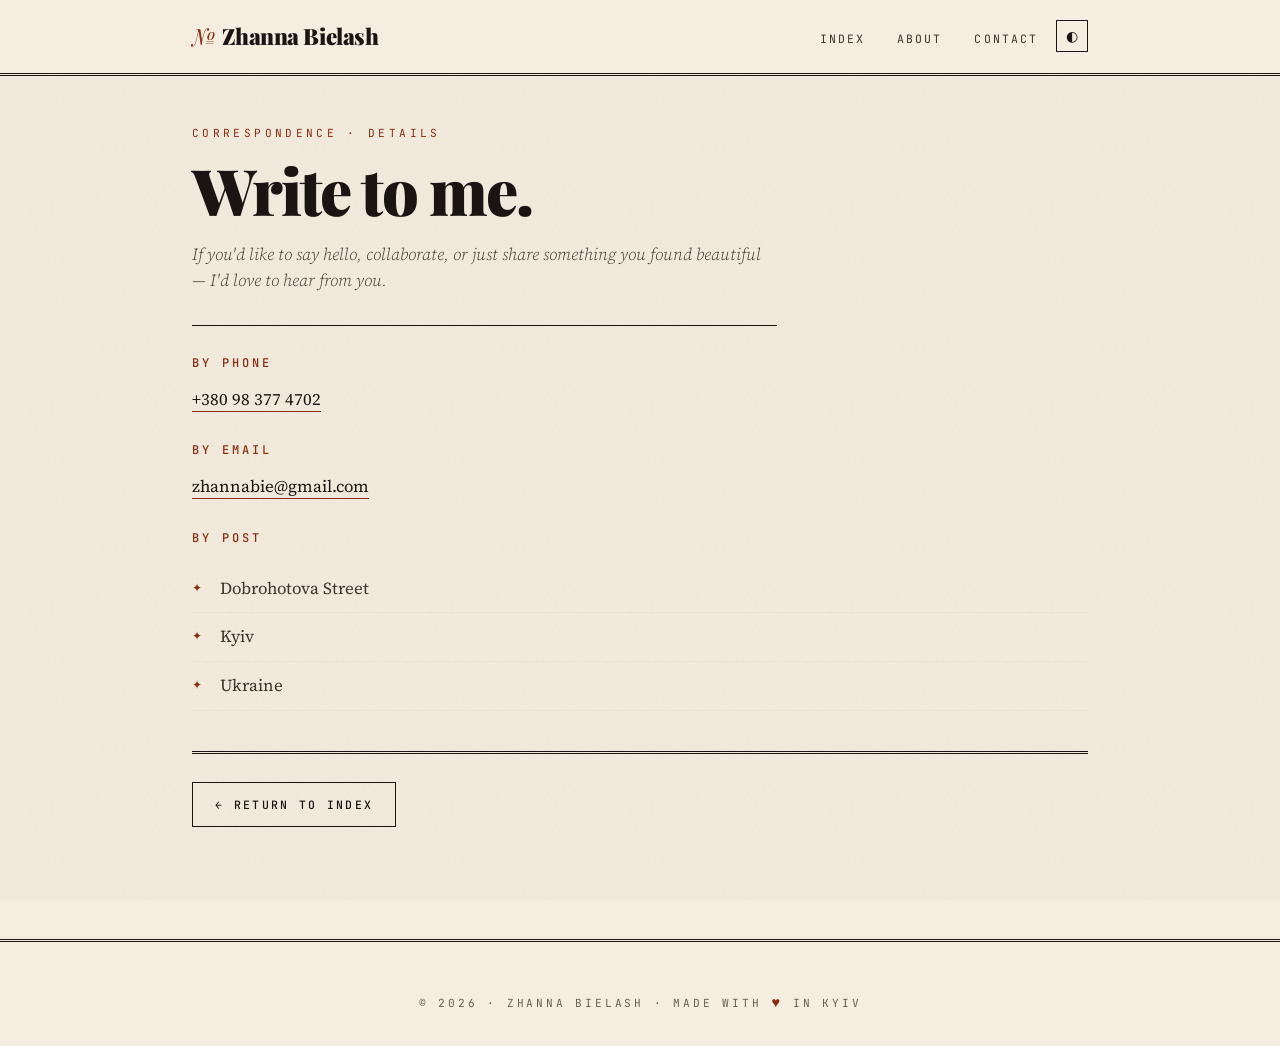
<file: public/contact.html>
<!DOCTYPE html>
<html lang="en" data-theme="light">
<head>
  <meta charset="UTF-8">
  <meta name="viewport" content="width=device-width, initial-scale=1.0">
  <title>Contact — Zhanna Bielash</title>
  <meta name="description" content="Write to me. By phone, email, or post — from Kyiv, Ukraine.">
  <link rel="icon" type="image/svg+xml" href="../assets/favicon.svg">
  <meta property="og:type" content="article">
  <meta property="og:title" content="Contact — Zhanna Bielash">
  <meta property="og:description" content="Write to me.">
  <meta property="og:image" content="https://htmlportfolio-gamma.vercel.app/assets/og-image.png">
  <meta name="twitter:card" content="summary_large_image">
  <link rel="stylesheet" href="../assets/css/style.css">
</head>
<body>
  <nav class="nav">
    <div class="nav-inner">
      <a href="../index.html" class="nav-brand">Zhanna Bielash</a>
      <ul class="nav-links">
        <li><a href="../index.html">Index</a></li>
        <li><a href="./about.html">About</a></li>
        <li><a href="./contact.html">Contact</a></li>
        <li><button type="button" class="theme-toggle" data-theme-toggle aria-label="Toggle theme">◐</button></li>
      </ul>
    </div>
  </nav>

  <main class="container">
    <article class="page reveal">
      <span class="page-kicker">Correspondence · Details</span>
      <h1>Write to me.</h1>
      <p class="page-deck">If you'd like to say hello, collaborate, or just share something you found beautiful — I'd love to hear from you.</p>

      <h3>By Phone</h3>
      <p><a href="tel:+380983774702">+380 98 377 4702</a></p>

      <h3>By Email</h3>
      <p><a href="mailto:zhannabie@gmail.com">zhannabie@gmail.com</a></p>

      <h3>By Post</h3>
      <ul>
        <li>Dobrohotova Street</li>
        <li>Kyiv</li>
        <li>Ukraine</li>
      </ul>

      <hr>
      <a href="../index.html" class="btn btn-ghost">← Return to Index</a>
    </article>
  </main>

  <footer class="footer">© 2026 · Zhanna Bielash · Made with <span class="heart">♥</span> in Kyiv</footer>
  <script src="../assets/js/main.js"></script>
</body>
</html>
</file>
<file: assets/css/style.css>
@import url('https://fonts.googleapis.com/css2?family=Playfair+Display:ital,wght@0,400;0,700;0,900;1,400&family=Source+Serif+4:ital,wght@0,300;0,400;0,600;1,300;1,400&family=JetBrains+Mono:wght@400;500&display=swap');

:root {
  --paper: #f4ede0;
  --paper-deep: #ece2cf;
  --ink: #1a1512;
  --ink-soft: #3d342d;
  --ink-muted: #6b5d52;
  --rule: #1a1512;
  --accent: #8b2c0f;
  --accent-soft: #c77a3a;
  --highlight: #f8e9c4;

  --font-display: 'Playfair Display', Georgia, serif;
  --font-body: 'Source Serif 4', 'Iowan Old Style', Georgia, serif;
  --font-mono: 'JetBrains Mono', ui-monospace, monospace;
}

[data-theme="dark"] {
  --paper: #141110;
  --paper-deep: #0e0c0b;
  --ink: #f0e6d5;
  --ink-soft: #d4c6b0;
  --ink-muted: #8a7d6f;
  --rule: #f0e6d5;
  --accent: #e8a765;
  --highlight: #3a2f1e;
}

* { box-sizing: border-box; margin: 0; padding: 0; }

html { scroll-behavior: smooth; }

body {
  font-family: var(--font-body);
  background: var(--paper);
  color: var(--ink);
  line-height: 1.65;
  font-size: 18px;
  font-weight: 400;
  min-height: 100vh;
  -webkit-font-smoothing: antialiased;
  position: relative;
}

/* paper grain */
body::before {
  content: "";
  position: fixed;
  inset: 0;
  pointer-events: none;
  z-index: 1;
  opacity: 0.4;
  background-image: url("data:image/svg+xml;utf8,<svg xmlns='http://www.w3.org/2000/svg' width='200' height='200'><filter id='n'><feTurbulence type='fractalNoise' baseFrequency='0.9' numOctaves='2'/><feColorMatrix values='0 0 0 0 0.1 0 0 0 0 0.08 0 0 0 0 0.05 0 0 0 0.12 0'/></filter><rect width='100%25' height='100%25' filter='url(%23n)'/></svg>");
  mix-blend-mode: multiply;
}

[data-theme="dark"] body::before { mix-blend-mode: screen; opacity: 0.25; }

.container {
  max-width: 960px;
  margin: 0 auto;
  padding: 24px 32px 80px;
  position: relative;
  z-index: 2;
}

/* MASTHEAD */
.nav {
  border-bottom: 3px double var(--rule);
  background: var(--paper);
  position: relative;
  z-index: 10;
}
.nav-inner {
  max-width: 960px;
  margin: 0 auto;
  padding: 18px 32px;
  display: flex;
  align-items: center;
  justify-content: space-between;
  gap: 24px;
}
.nav-brand {
  font-family: var(--font-display);
  font-weight: 900;
  font-size: 1.4rem;
  letter-spacing: -0.02em;
  color: var(--ink);
  text-decoration: none;
}
.nav-brand::before {
  content: "№";
  font-weight: 400;
  font-style: italic;
  margin-right: 6px;
  color: var(--accent);
}
.nav-links {
  display: flex;
  gap: 4px;
  align-items: center;
  list-style: none;
}
.nav-links a {
  padding: 6px 14px;
  color: var(--ink-soft);
  text-decoration: none;
  font-family: var(--font-mono);
  font-size: 0.72rem;
  text-transform: uppercase;
  letter-spacing: 0.18em;
  border-bottom: 1px solid transparent;
  transition: border-color 200ms, color 200ms;
}
.nav-links a:hover {
  color: var(--ink);
  border-bottom-color: var(--accent);
}
.theme-toggle {
  background: transparent;
  border: 1px solid var(--rule);
  color: var(--ink);
  width: 32px;
  height: 32px;
  border-radius: 0;
  cursor: pointer;
  font-size: 0.85rem;
  transition: background 200ms;
}
.theme-toggle:hover { background: var(--ink); color: var(--paper); }

/* HERO — editorial masthead */
.hero {
  padding: 64px 0 40px;
  border-bottom: 1px solid var(--rule);
  margin-bottom: 48px;
}
.hero .eyebrow {
  display: block;
  font-family: var(--font-mono);
  font-size: 0.72rem;
  letter-spacing: 0.3em;
  text-transform: uppercase;
  color: var(--accent);
  margin-bottom: 20px;
}
.hero .eyebrow::before,
.hero .eyebrow::after {
  content: "—";
  margin: 0 10px;
  color: var(--ink-muted);
}
.hero h1 {
  font-family: var(--font-display);
  font-weight: 900;
  font-size: clamp(3rem, 10vw, 6.5rem);
  line-height: 0.95;
  letter-spacing: -0.04em;
  color: var(--ink);
  margin-bottom: 28px;
}
.hero h1 em {
  font-weight: 400;
  font-style: italic;
  color: var(--accent);
}
.hero h2 {
  font-family: var(--font-body);
  font-style: italic;
  font-weight: 300;
  font-size: clamp(1.1rem, 2.2vw, 1.4rem);
  line-height: 1.5;
  color: var(--ink-soft);
  max-width: 520px;
}
.hero-meta {
  display: flex;
  gap: 24px;
  margin-top: 36px;
  font-family: var(--font-mono);
  font-size: 0.7rem;
  text-transform: uppercase;
  letter-spacing: 0.2em;
  color: var(--ink-muted);
}
.hero-meta span::before {
  content: "";
  display: inline-block;
  width: 6px;
  height: 6px;
  background: var(--accent);
  margin-right: 8px;
  vertical-align: middle;
}

/* SECTION */
.section { padding: 32px 0; }
.section-title {
  font-family: var(--font-mono);
  font-size: 0.75rem;
  font-weight: 500;
  letter-spacing: 0.3em;
  text-transform: uppercase;
  color: var(--accent);
  margin-bottom: 32px;
  padding-bottom: 12px;
  border-bottom: 1px solid var(--rule);
  display: flex;
  align-items: baseline;
  justify-content: space-between;
}
.section-title::after {
  content: attr(data-num);
  font-family: var(--font-display);
  font-style: italic;
  font-weight: 400;
  font-size: 1.1rem;
  color: var(--ink-muted);
  letter-spacing: 0;
  text-transform: none;
}

/* PROJECT GRID — editorial asymmetric */
.grid {
  display: grid;
  grid-template-columns: 1fr 1fr;
  gap: 48px 40px;
}
.grid .card:nth-child(odd) { margin-top: 32px; }

.card {
  text-decoration: none;
  color: inherit;
  display: block;
  transition: transform 400ms cubic-bezier(0.25, 0.46, 0.45, 0.94);
}
.card:hover { transform: translateY(-4px); }

.card-media {
  aspect-ratio: 4 / 3;
  overflow: hidden;
  background: var(--paper-deep);
  margin-bottom: 18px;
  border: 1px solid var(--rule);
  filter: grayscale(0.2) contrast(1.05);
  transition: filter 500ms;
}
.card-media img {
  width: 100%;
  height: 100%;
  object-fit: cover;
  transition: transform 700ms cubic-bezier(0.25, 0.46, 0.45, 0.94);
}
.card:hover .card-media { filter: grayscale(0) contrast(1); }
.card:hover .card-media img { transform: scale(1.04); }

.card-kicker {
  font-family: var(--font-mono);
  font-size: 0.65rem;
  letter-spacing: 0.25em;
  text-transform: uppercase;
  color: var(--accent);
  margin-bottom: 8px;
}
.card-title {
  font-family: var(--font-display);
  font-size: 1.75rem;
  font-weight: 700;
  line-height: 1.1;
  letter-spacing: -0.02em;
  color: var(--ink);
  margin-bottom: 10px;
}
.card-desc {
  color: var(--ink-soft);
  font-size: 1rem;
  line-height: 1.55;
}
.card-read {
  margin-top: 12px;
  font-family: var(--font-mono);
  font-size: 0.7rem;
  letter-spacing: 0.2em;
  text-transform: uppercase;
  color: var(--ink);
  border-bottom: 1px solid var(--ink);
  padding-bottom: 2px;
  display: inline-block;
}

/* ARTICLE PAGE */
.page {
  padding-top: 24px;
}
.page h1 {
  font-family: var(--font-display);
  font-weight: 900;
  font-size: clamp(2.25rem, 6vw, 4rem);
  line-height: 1;
  letter-spacing: -0.03em;
  margin-bottom: 20px;
  color: var(--ink);
}
.page-kicker {
  font-family: var(--font-mono);
  font-size: 0.7rem;
  letter-spacing: 0.3em;
  text-transform: uppercase;
  color: var(--accent);
  margin-bottom: 16px;
  display: block;
}
.page-deck {
  font-family: var(--font-body);
  font-style: italic;
  font-weight: 300;
  font-size: 1.25rem;
  line-height: 1.5;
  color: var(--ink-soft);
  max-width: 620px;
  margin-bottom: 40px;
  padding-bottom: 32px;
  border-bottom: 1px solid var(--rule);
}
.page h2 {
  font-family: var(--font-display);
  font-weight: 700;
  font-size: 1.6rem;
  letter-spacing: -0.01em;
  margin: 36px 0 16px;
  color: var(--ink);
}
.page h3 {
  font-family: var(--font-mono);
  font-size: 0.75rem;
  font-weight: 500;
  letter-spacing: 0.25em;
  text-transform: uppercase;
  color: var(--accent);
  margin: 28px 0 12px;
}
.page p {
  color: var(--ink-soft);
  margin-bottom: 18px;
  max-width: 65ch;
  font-size: 1.05rem;
}
.page p b, .page p strong { color: var(--ink); font-weight: 600; }
.page p a {
  color: var(--ink);
  text-decoration: none;
  background-image: linear-gradient(var(--accent), var(--accent));
  background-size: 100% 1px;
  background-repeat: no-repeat;
  background-position: 0 100%;
  padding-bottom: 1px;
  transition: background-size 300ms;
}
.page p a:hover { background-size: 100% 100%; color: var(--paper); padding: 0 2px 1px; }

/* drop cap on first paragraph */
.page .lede::first-letter {
  font-family: var(--font-display);
  font-weight: 900;
  font-size: 5.2rem;
  line-height: 0.85;
  float: left;
  margin: 6px 14px 0 0;
  color: var(--accent);
}

.page ul { list-style: none; padding: 0; margin: 16px 0 24px; }
.page ul li {
  padding: 10px 0 10px 28px;
  border-bottom: 1px solid var(--paper-deep);
  color: var(--ink-soft);
  font-size: 1.05rem;
  position: relative;
}
.page ul li::before {
  content: "✦";
  position: absolute;
  left: 0;
  color: var(--accent);
  font-size: 0.75rem;
  top: 14px;
}

.page hr {
  border: none;
  height: 0;
  border-top: 3px double var(--rule);
  margin: 40px 0 28px;
}

/* pull quote */
.pullquote {
  font-family: var(--font-display);
  font-style: italic;
  font-weight: 400;
  font-size: 1.65rem;
  line-height: 1.3;
  color: var(--ink);
  padding: 24px 0 24px 32px;
  margin: 36px 0;
  border-left: 3px solid var(--accent);
  max-width: 620px;
}

/* AVATAR editorial frame */
.avatar {
  width: 220px;
  height: 280px;
  object-fit: cover;
  border: 1px solid var(--rule);
  padding: 10px;
  background: var(--paper-deep);
  float: right;
  margin: 0 0 20px 32px;
  filter: grayscale(0.3) sepia(0.15);
  transition: filter 500ms;
}
.avatar:hover { filter: none; }
.avatar-caption {
  font-family: var(--font-mono);
  font-size: 0.65rem;
  letter-spacing: 0.2em;
  text-transform: uppercase;
  color: var(--ink-muted);
  display: block;
  text-align: center;
  margin-top: -16px;
  margin-bottom: 24px;
  float: right;
  width: 240px;
  margin-left: 32px;
}

/* poster (movies) */
.poster {
  width: 130px;
  float: left;
  margin: 6px 24px 8px 0;
  border: 1px solid var(--rule);
  padding: 6px;
  background: var(--paper-deep);
  filter: grayscale(0.15);
  transition: filter 400ms, transform 400ms;
}
.poster:hover { filter: none; transform: rotate(-1deg); }
.poster-lg { width: 200px; }

.movie-item {
  overflow: hidden;
  padding: 28px 0;
  border-bottom: 1px solid var(--paper-deep);
  position: relative;
}
.movie-item:last-child { border-bottom: none; }
.movie-item::before {
  content: counter(movie, decimal-leading-zero);
  position: absolute;
  right: 0;
  top: 28px;
  font-family: var(--font-display);
  font-style: italic;
  font-size: 3rem;
  color: var(--paper-deep);
  z-index: 0;
}
.page { counter-reset: movie; }
.movie-item { counter-increment: movie; }
.movie-item h3 {
  font-family: var(--font-display);
  text-transform: none;
  letter-spacing: -0.01em;
  font-size: 1.5rem;
  color: var(--ink);
  font-weight: 700;
  margin: 0 0 8px;
  position: relative;
  z-index: 1;
}
.movie-item h3 em {
  font-family: var(--font-mono);
  font-style: normal;
  font-size: 0.7rem;
  letter-spacing: 0.2em;
  color: var(--ink-muted);
  margin-left: 10px;
  vertical-align: middle;
}

/* NOW SECTION */
.now-date {
  font-family: var(--font-mono);
  font-size: 0.7rem;
  letter-spacing: 0.2em;
  text-transform: uppercase;
  color: var(--ink-muted);
  margin-bottom: 20px;
}
.now-list { margin: 0 0 24px; }
.now-list li {
  padding: 12px 0 12px 0;
  border-bottom: 1px dotted var(--ink-muted);
  display: grid;
  grid-template-columns: 140px 1fr;
  gap: 16px;
  align-items: baseline;
}
.now-list li::before { display: none; }
.now-label {
  font-family: var(--font-mono);
  font-size: 0.7rem;
  letter-spacing: 0.22em;
  text-transform: uppercase;
  color: var(--accent);
}

/* BUTTONS */
.btn {
  display: inline-flex;
  align-items: center;
  gap: 10px;
  padding: 12px 22px;
  background: var(--ink);
  color: var(--paper);
  text-decoration: none;
  font-family: var(--font-mono);
  font-size: 0.72rem;
  font-weight: 500;
  letter-spacing: 0.2em;
  text-transform: uppercase;
  border: 1px solid var(--ink);
  cursor: pointer;
  transition: background 200ms, color 200ms;
}
.btn:hover { background: var(--accent); border-color: var(--accent); color: var(--paper); }
.btn-ghost {
  background: transparent;
  color: var(--ink);
}
.btn-ghost:hover { background: var(--ink); color: var(--paper); border-color: var(--ink); }

.cta-center {
  display: flex;
  gap: 16px;
  justify-content: center;
  flex-wrap: wrap;
  padding-top: 40px;
  border-top: 1px solid var(--rule);
  margin-top: 40px;
}

/* FOOTER */
.footer {
  text-align: center;
  padding: 48px 24px 32px;
  color: var(--ink-muted);
  font-family: var(--font-mono);
  font-size: 0.7rem;
  letter-spacing: 0.25em;
  text-transform: uppercase;
  border-top: 3px double var(--rule);
  margin-top: 32px;
  position: relative;
  z-index: 2;
}
.footer .heart { color: var(--accent); font-size: 0.9rem; }

/* REVEAL */
.reveal {
  opacity: 0;
  transform: translateY(20px);
  transition: opacity 900ms ease, transform 900ms cubic-bezier(0.25, 0.46, 0.45, 0.94);
}
.reveal.is-visible { opacity: 1; transform: translateY(0); }

@media (prefers-reduced-motion: reduce) {
  *, *::before, *::after { animation: none !important; transition: none !important; }
  .reveal { opacity: 1; transform: none; }
}

@media (max-width: 720px) {
  body { font-size: 17px; }
  .container { padding: 16px 20px 60px; }
  .nav-inner { padding: 14px 20px; flex-wrap: wrap; }
  .nav-links { gap: 0; flex-wrap: wrap; }
  .nav-links a { padding: 6px 10px; font-size: 0.65rem; }
  .grid { grid-template-columns: 1fr; gap: 40px; }
  .grid .card:nth-child(odd) { margin-top: 0; }
  .hero { padding: 40px 0 32px; }
  .hero-meta { flex-direction: column; gap: 8px; }
  .avatar, .avatar-caption { float: none; display: block; margin: 0 auto 20px; }
  .poster { float: none; display: block; margin: 0 auto 16px; }
  .movie-item { text-align: center; }
  .movie-item::before { display: none; }
  .page .lede::first-letter { font-size: 4rem; }
  .now-list li { grid-template-columns: 1fr; gap: 4px; }
}
</file>
